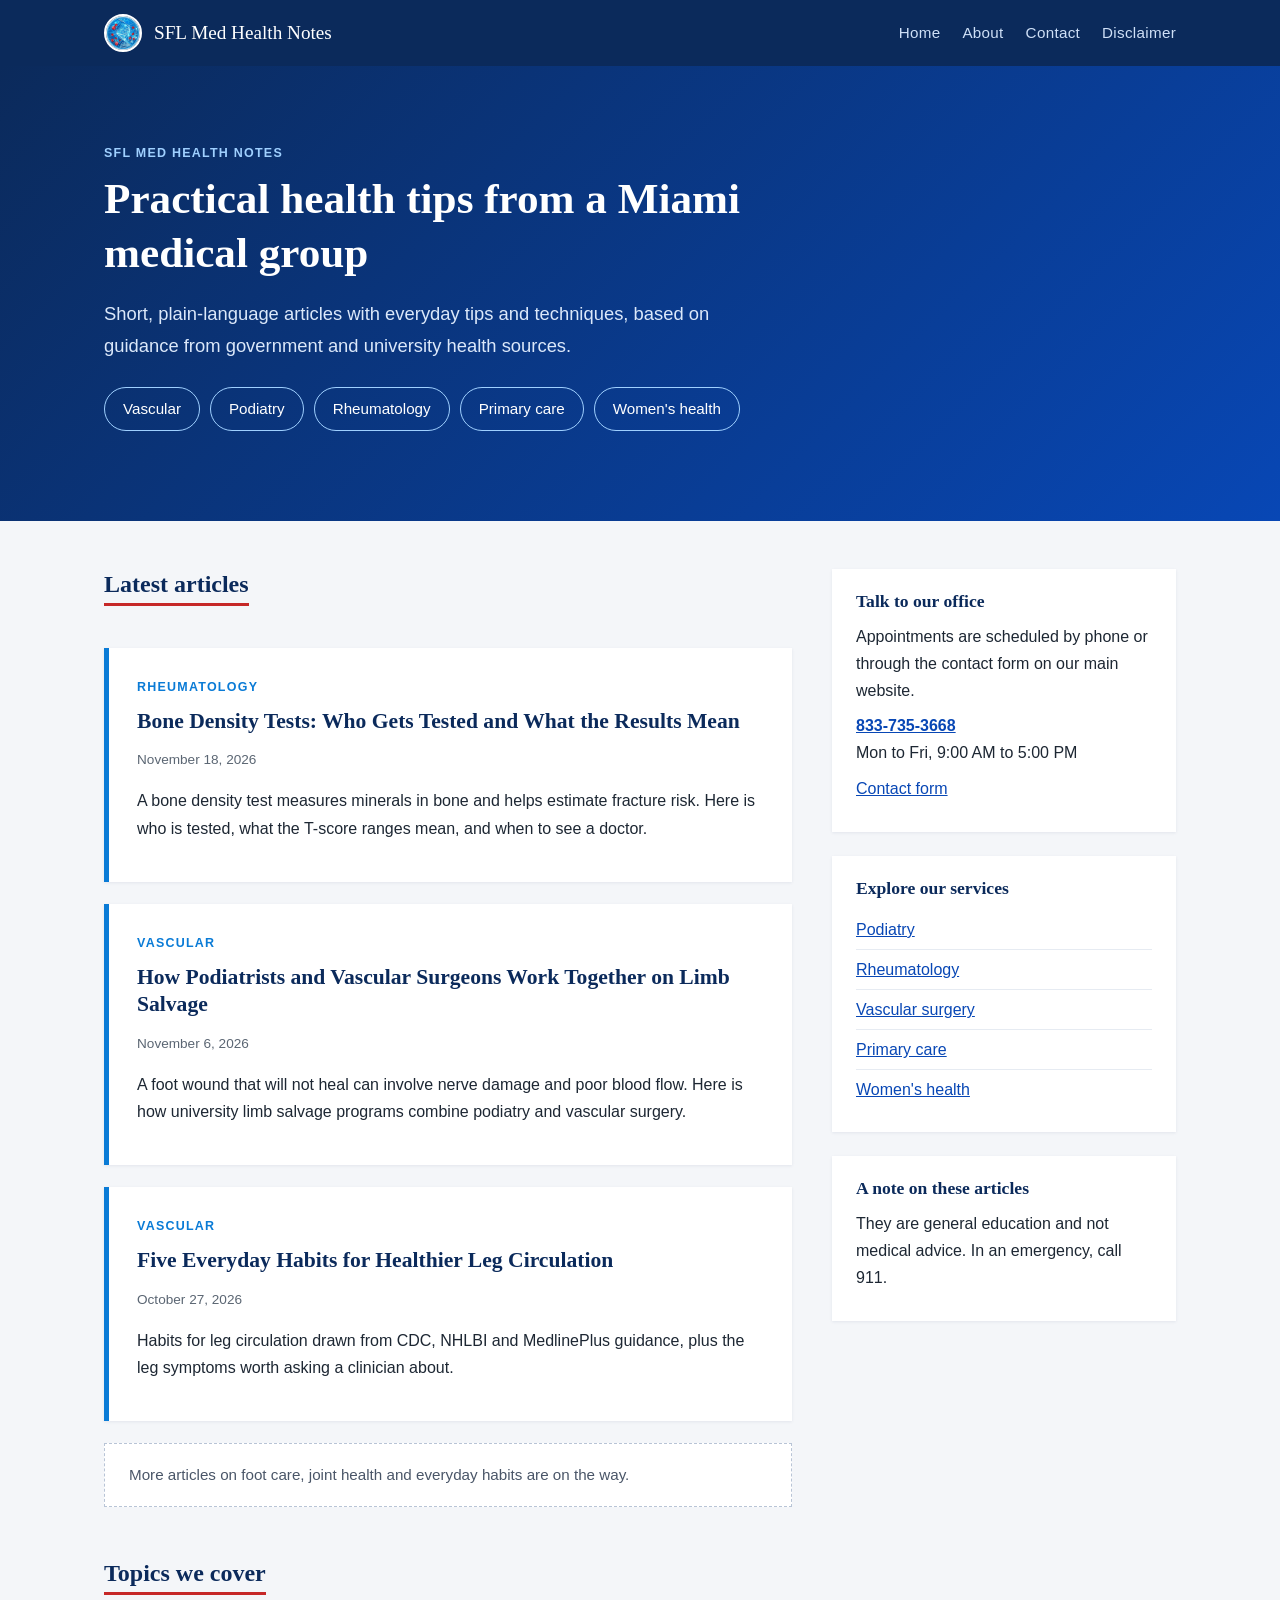
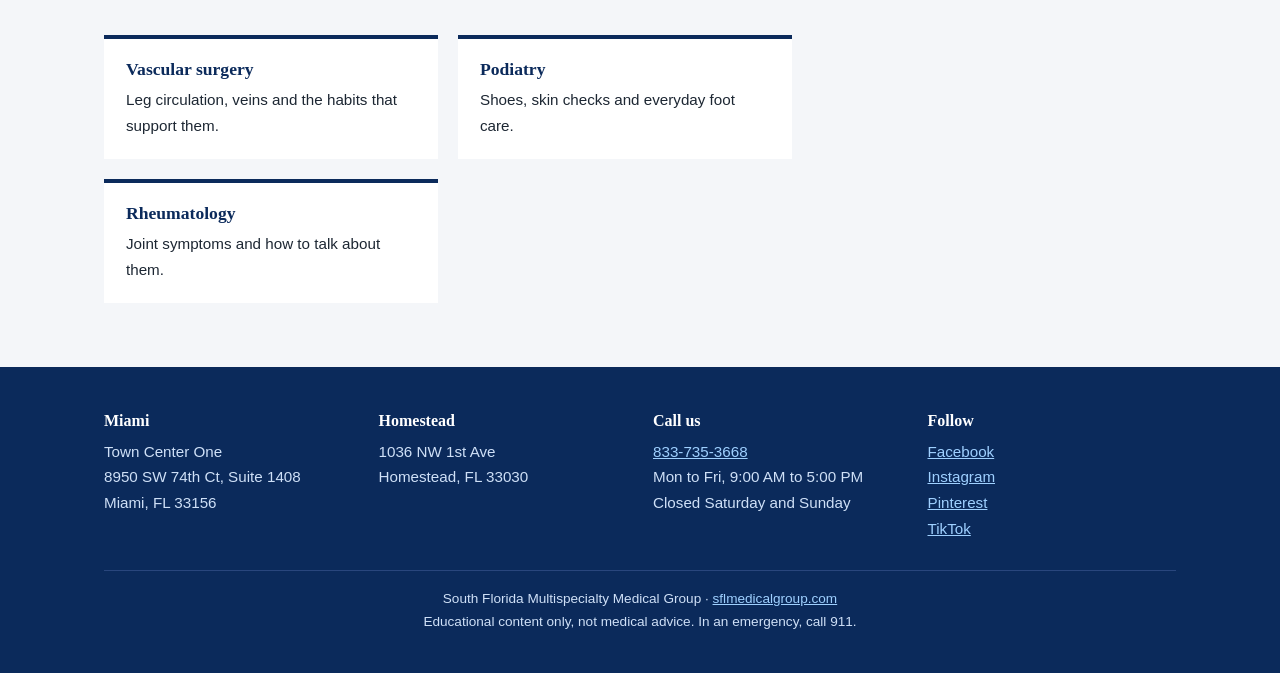
<file: index.html>
<!DOCTYPE html>
<html lang="en">
<head>
<meta charset="utf-8">
<meta name="viewport" content="width=device-width, initial-scale=1">
<title>SFL Med Health Notes</title>
<meta name="description" content="Practical health tips from South Florida Multispecialty Medical Group in Miami and Homestead. Educational content only, not medical advice.">
<link rel="canonical" href="https://sflmed.github.io/">
<link rel="icon" type="image/png" href="https://sflmed.github.io/assets/favicon.png">
<meta property="og:type" content="website">
<meta property="og:title" content="SFL Med Health Notes">
<meta property="og:description" content="Practical health tips from South Florida Multispecialty Medical Group in Miami and Homestead. Educational content only, not medical advice.">
<meta property="og:url" content="https://sflmed.github.io/">
<meta property="og:image" content="https://sflmed.github.io/assets/emblem.png">
<link rel="stylesheet" href="/assets/style.css">
</head>
<body>
<header class="site"><div class="wrap">
<a class="brand" href="/"><img src="/assets/favicon.png" alt="South Florida Multispecialty Medical Group emblem"><span>SFL Med Health Notes</span></a>
<nav><a href="/">Home</a><a href="/about.html">About</a><a href="/contact.html">Contact</a><a href="/disclaimer.html">Disclaimer</a></nav>
</div></header>
<section class="hero"><div class="wrap">
<span class="tag">SFL Med Health Notes</span>
<h1>Practical health tips from a Miami medical group</h1>
<p>Short, plain-language articles with everyday tips and techniques, based on guidance from government and university health sources.</p>
<div class="chips"><a href="https://sflmedicalgroup.com/vascular-surgery/">Vascular</a><a href="https://sflmedicalgroup.com/podiatry/">Podiatry</a><a href="https://sflmedicalgroup.com/rheumatology/">Rheumatology</a><a href="https://sflmedicalgroup.com/primary-care/">Primary care</a><a href="https://sflmedicalgroup.com/womens-health/">Women's health</a></div>
</div></section>
<div class="wrap"><div class="layout">
<main>
<h2>Latest articles</h2>
<div class="post-card"><span class="tag">Rheumatology</span><h3><a href="/posts/bone-density-test-who-is-tested-results.html">Bone Density Tests: Who Gets Tested and What the Results Mean</a></h3><p class="meta">November 18, 2026</p><p>A bone density test measures minerals in bone and helps estimate fracture risk. Here is who is tested, what the T-score ranges mean, and when to see a doctor.</p></div>
<div class="post-card"><span class="tag">Vascular</span><h3><a href="/posts/podiatrist-vascular-surgeon-limb-salvage.html">How Podiatrists and Vascular Surgeons Work Together on Limb Salvage</a></h3><p class="meta">November 6, 2026</p><p>A foot wound that will not heal can involve nerve damage and poor blood flow. Here is how university limb salvage programs combine podiatry and vascular surgery.</p></div>
<div class="post-card"><span class="tag">Vascular</span><h3><a href="/posts/five-habits-healthier-leg-circulation.html">Five Everyday Habits for Healthier Leg Circulation</a></h3><p class="meta">October 27, 2026</p><p>Habits for leg circulation drawn from CDC, NHLBI and MedlinePlus guidance, plus the leg symptoms worth asking a clinician about.</p></div>
<p class="soon">More articles on foot care, joint health and everyday habits are on the way.</p>
<h2 style="margin-top:36px">Topics we cover</h2>
<div class="specialties">
<div class="spec"><h3>Vascular surgery</h3><p>Leg circulation, veins and the habits that support them.</p></div>
<div class="spec"><h3>Podiatry</h3><p>Shoes, skin checks and everyday foot care.</p></div>
<div class="spec"><h3>Rheumatology</h3><p>Joint symptoms and how to talk about them.</p></div>
</div>
</main>
<aside>
<div class="box"><h3>Talk to our office</h3><p>Appointments are scheduled by phone or through the contact form on our main website.</p><p><strong><a href="tel:+18337353668">833-735-3668</a></strong><br>Mon to Fri, 9:00 AM to 5:00 PM</p><p><a href="https://sflmedicalgroup.com/contact-us/">Contact form</a></p></div>
<div class="box"><h3>Explore our services</h3><ul>
<li><a href="https://sflmedicalgroup.com/podiatry/">Podiatry</a></li>
<li><a href="https://sflmedicalgroup.com/rheumatology/">Rheumatology</a></li>
<li><a href="https://sflmedicalgroup.com/vascular-surgery/">Vascular surgery</a></li>
<li><a href="https://sflmedicalgroup.com/primary-care/">Primary care</a></li>
<li><a href="https://sflmedicalgroup.com/womens-health/">Women's health</a></li>
</ul></div>
<div class="box"><h3>A note on these articles</h3><p>They are general education and not medical advice. In an emergency, call 911.</p></div>
</aside>
</div></div>
<footer class="site"><div class="wrap">
<div class="cols">
<div><h3>Miami</h3><p>Town Center One<br>8950 SW 74th Ct, Suite 1408<br>Miami, FL 33156</p></div>
<div><h3>Homestead</h3><p>1036 NW 1st Ave<br>Homestead, FL 33030</p></div>
<div><h3>Call us</h3><p><a href="tel:+18337353668">833-735-3668</a><br>Mon to Fri, 9:00 AM to 5:00 PM<br>Closed Saturday and Sunday</p></div>
<div><h3>Follow</h3><p><a href="https://www.facebook.com/SFLMED/">Facebook</a><br><a href="https://www.instagram.com/sflmedicalgroup/">Instagram</a><br><a href="https://www.pinterest.com/sflmedicalgroup/">Pinterest</a><br><a href="https://www.tiktok.com/@sflmedicalgroup">TikTok</a></p></div>
</div>
<p class="fine">South Florida Multispecialty Medical Group &middot; <a href="https://sflmedicalgroup.com/">sflmedicalgroup.com</a><br>Educational content only, not medical advice. In an emergency, call 911.</p>
</div></footer>
</body>
</html>
</file>
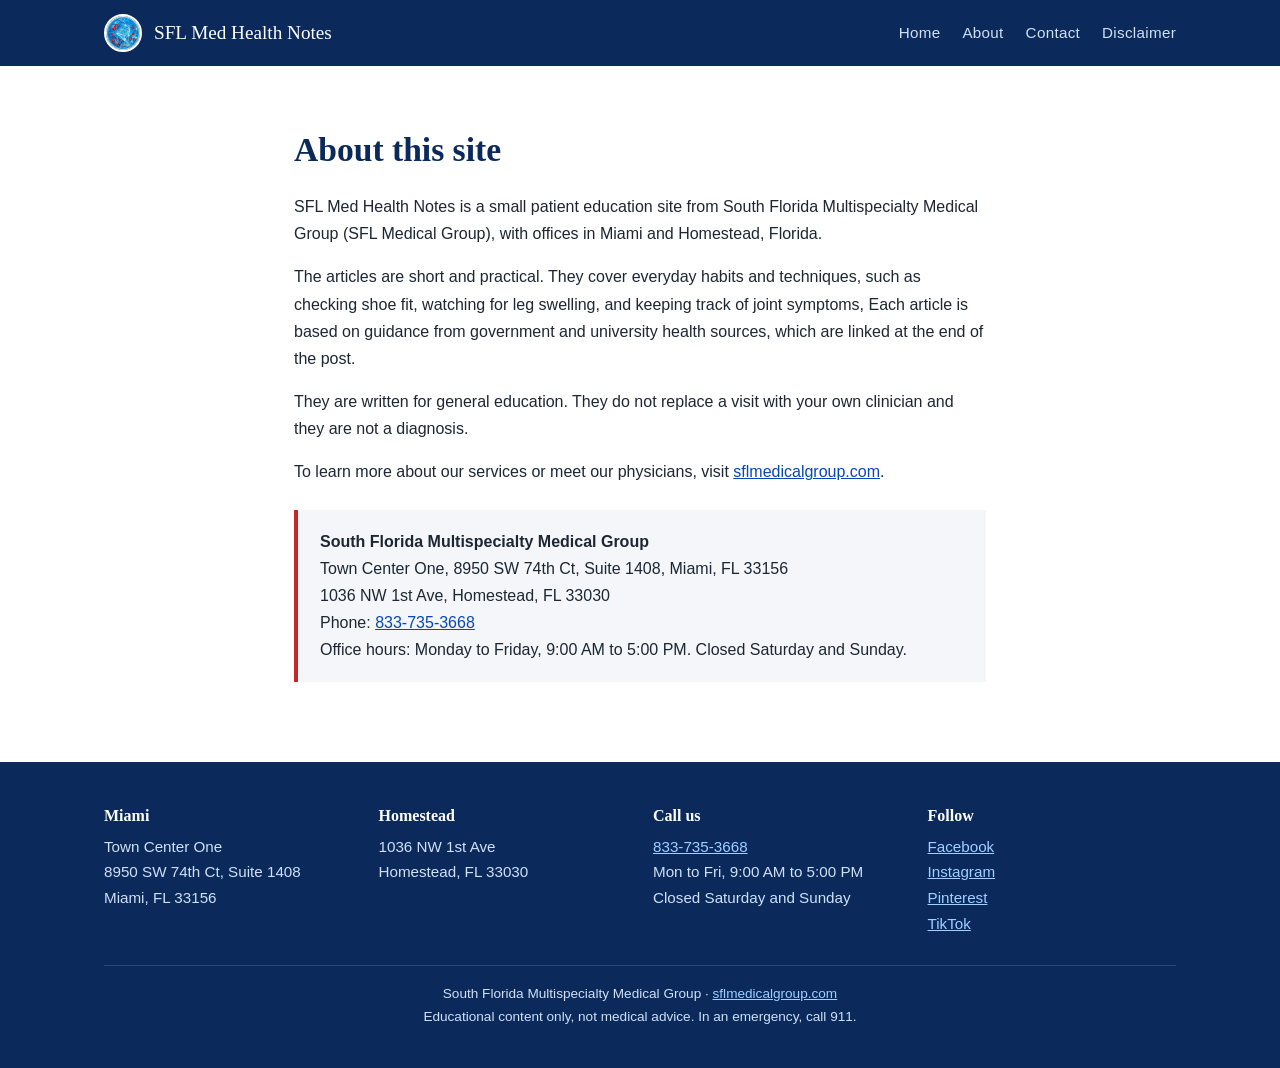
<file: about.html>
<!DOCTYPE html>
<html lang="en">
<head>
<meta charset="utf-8">
<meta name="viewport" content="width=device-width, initial-scale=1">
<title>About | SFL Med Health Notes</title>
<meta name="description" content="About SFL Med Health Notes, a patient education site from South Florida Multispecialty Medical Group.">
<link rel="canonical" href="https://sflmed.github.io/about.html">
<link rel="icon" type="image/png" href="https://sflmed.github.io/assets/favicon.png">
<meta property="og:type" content="website">
<meta property="og:title" content="About | SFL Med Health Notes">
<meta property="og:description" content="About SFL Med Health Notes, a patient education site from South Florida Multispecialty Medical Group.">
<meta property="og:url" content="https://sflmed.github.io/about.html">
<meta property="og:image" content="https://sflmed.github.io/assets/emblem.png">
<link rel="stylesheet" href="/assets/style.css">
</head>
<body>
<header class="site"><div class="wrap">
<a class="brand" href="/"><img src="/assets/favicon.png" alt="South Florida Multispecialty Medical Group emblem"><span>SFL Med Health Notes</span></a>
<nav><a href="/">Home</a><a href="/about.html">About</a><a href="/contact.html">Contact</a><a href="/disclaimer.html">Disclaimer</a></nav>
</div></header>
<div class="page"><div class="narrow">
<h1>About this site</h1>
<p>SFL Med Health Notes is a small patient education site from South Florida Multispecialty Medical Group (SFL Medical Group), with offices in Miami and Homestead, Florida.</p>
<p>The articles are short and practical. They cover everyday habits and techniques, such as checking shoe fit, watching for leg swelling, and keeping track of joint symptoms, Each article is based on guidance from government and university health sources, which are linked at the end of the post.</p>
<p>They are written for general education. They do not replace a visit with your own clinician and they are not a diagnosis.</p>
<p>To learn more about our services or meet our physicians, visit <a href="https://sflmedicalgroup.com/">sflmedicalgroup.com</a>.</p>
<div class="facts"><strong>South Florida Multispecialty Medical Group</strong><br>Town Center One, 8950 SW 74th Ct, Suite 1408, Miami, FL 33156<br>1036 NW 1st Ave, Homestead, FL 33030<br>Phone: <a href="tel:+18337353668">833-735-3668</a><br>Office hours: Monday to Friday, 9:00 AM to 5:00 PM. Closed Saturday and Sunday.</div>
</div></div>
<footer class="site"><div class="wrap">
<div class="cols">
<div><h3>Miami</h3><p>Town Center One<br>8950 SW 74th Ct, Suite 1408<br>Miami, FL 33156</p></div>
<div><h3>Homestead</h3><p>1036 NW 1st Ave<br>Homestead, FL 33030</p></div>
<div><h3>Call us</h3><p><a href="tel:+18337353668">833-735-3668</a><br>Mon to Fri, 9:00 AM to 5:00 PM<br>Closed Saturday and Sunday</p></div>
<div><h3>Follow</h3><p><a href="https://www.facebook.com/SFLMED/">Facebook</a><br><a href="https://www.instagram.com/sflmedicalgroup/">Instagram</a><br><a href="https://www.pinterest.com/sflmedicalgroup/">Pinterest</a><br><a href="https://www.tiktok.com/@sflmedicalgroup">TikTok</a></p></div>
</div>
<p class="fine">South Florida Multispecialty Medical Group &middot; <a href="https://sflmedicalgroup.com/">sflmedicalgroup.com</a><br>Educational content only, not medical advice. In an emergency, call 911.</p>
</div></footer>
</body>
</html>
</file>
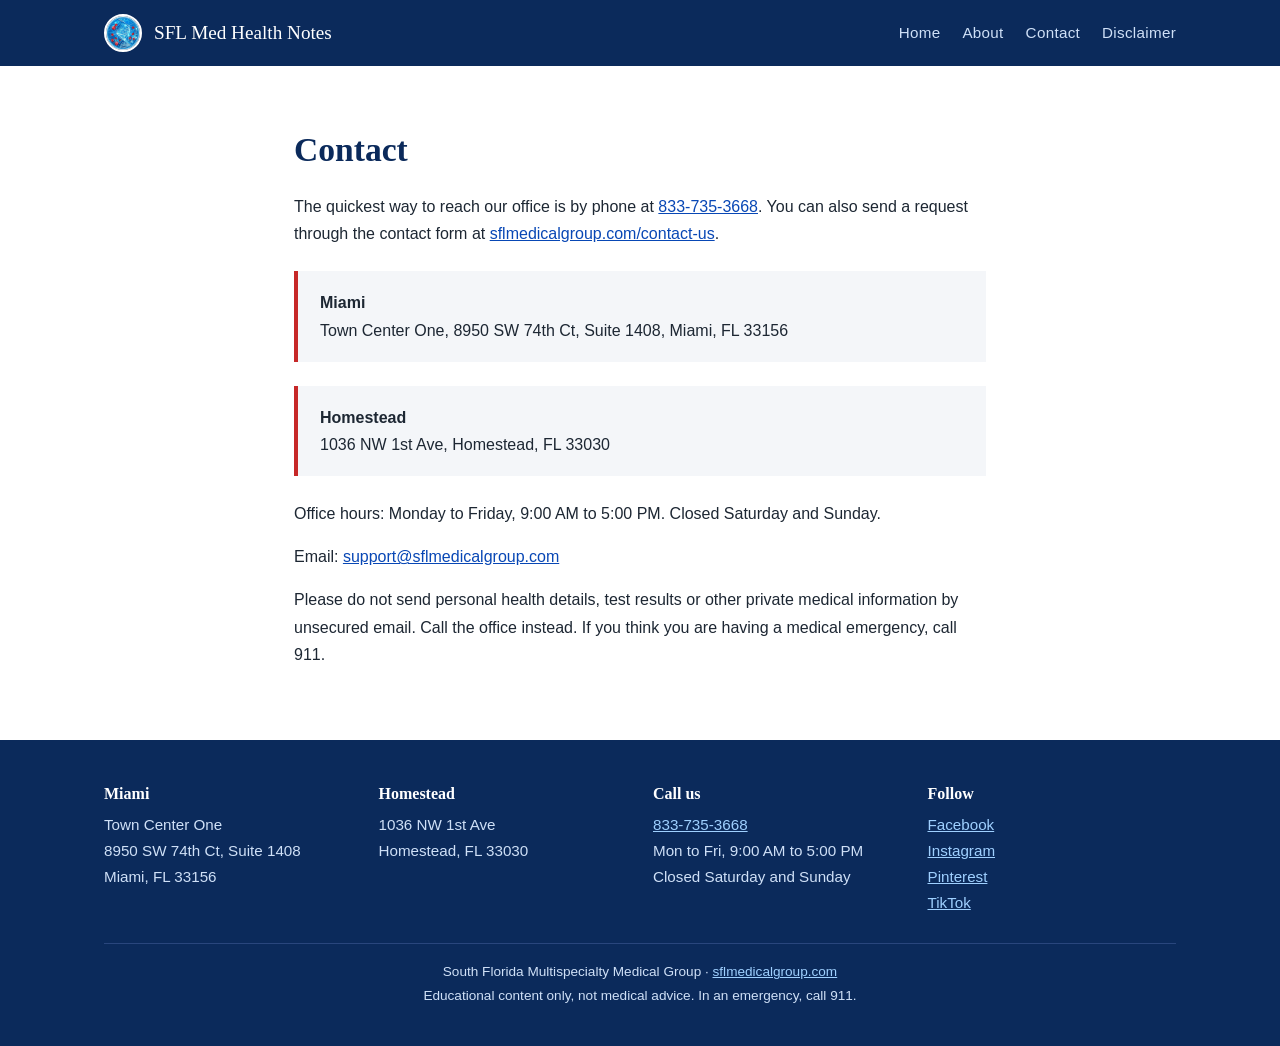
<file: contact.html>
<!DOCTYPE html>
<html lang="en">
<head>
<meta charset="utf-8">
<meta name="viewport" content="width=device-width, initial-scale=1">
<title>Contact | SFL Med Health Notes</title>
<meta name="description" content="Phone, addresses and office hours for South Florida Multispecialty Medical Group in Miami and Homestead.">
<link rel="canonical" href="https://sflmed.github.io/contact.html">
<link rel="icon" type="image/png" href="https://sflmed.github.io/assets/favicon.png">
<meta property="og:type" content="website">
<meta property="og:title" content="Contact | SFL Med Health Notes">
<meta property="og:description" content="Phone, addresses and office hours for South Florida Multispecialty Medical Group in Miami and Homestead.">
<meta property="og:url" content="https://sflmed.github.io/contact.html">
<meta property="og:image" content="https://sflmed.github.io/assets/emblem.png">
<link rel="stylesheet" href="/assets/style.css">
</head>
<body>
<header class="site"><div class="wrap">
<a class="brand" href="/"><img src="/assets/favicon.png" alt="South Florida Multispecialty Medical Group emblem"><span>SFL Med Health Notes</span></a>
<nav><a href="/">Home</a><a href="/about.html">About</a><a href="/contact.html">Contact</a><a href="/disclaimer.html">Disclaimer</a></nav>
</div></header>
<div class="page"><div class="narrow">
<h1>Contact</h1>
<p>The quickest way to reach our office is by phone at <a href="tel:+18337353668">833-735-3668</a>. You can also send a request through the contact form at <a href="https://sflmedicalgroup.com/contact-us/">sflmedicalgroup.com/contact-us</a>.</p>
<div class="facts"><strong>Miami</strong><br>Town Center One, 8950 SW 74th Ct, Suite 1408, Miami, FL 33156</div>
<div class="facts"><strong>Homestead</strong><br>1036 NW 1st Ave, Homestead, FL 33030</div>
<p>Office hours: Monday to Friday, 9:00 AM to 5:00 PM. Closed Saturday and Sunday.</p>
<p>Email: <a href="mailto:support@sflmedicalgroup.com">support@sflmedicalgroup.com</a></p>
<p>Please do not send personal health details, test results or other private medical information by unsecured email. Call the office instead. If you think you are having a medical emergency, call 911.</p>
</div></div>
<footer class="site"><div class="wrap">
<div class="cols">
<div><h3>Miami</h3><p>Town Center One<br>8950 SW 74th Ct, Suite 1408<br>Miami, FL 33156</p></div>
<div><h3>Homestead</h3><p>1036 NW 1st Ave<br>Homestead, FL 33030</p></div>
<div><h3>Call us</h3><p><a href="tel:+18337353668">833-735-3668</a><br>Mon to Fri, 9:00 AM to 5:00 PM<br>Closed Saturday and Sunday</p></div>
<div><h3>Follow</h3><p><a href="https://www.facebook.com/SFLMED/">Facebook</a><br><a href="https://www.instagram.com/sflmedicalgroup/">Instagram</a><br><a href="https://www.pinterest.com/sflmedicalgroup/">Pinterest</a><br><a href="https://www.tiktok.com/@sflmedicalgroup">TikTok</a></p></div>
</div>
<p class="fine">South Florida Multispecialty Medical Group &middot; <a href="https://sflmedicalgroup.com/">sflmedicalgroup.com</a><br>Educational content only, not medical advice. In an emergency, call 911.</p>
</div></footer>
</body>
</html>
</file>
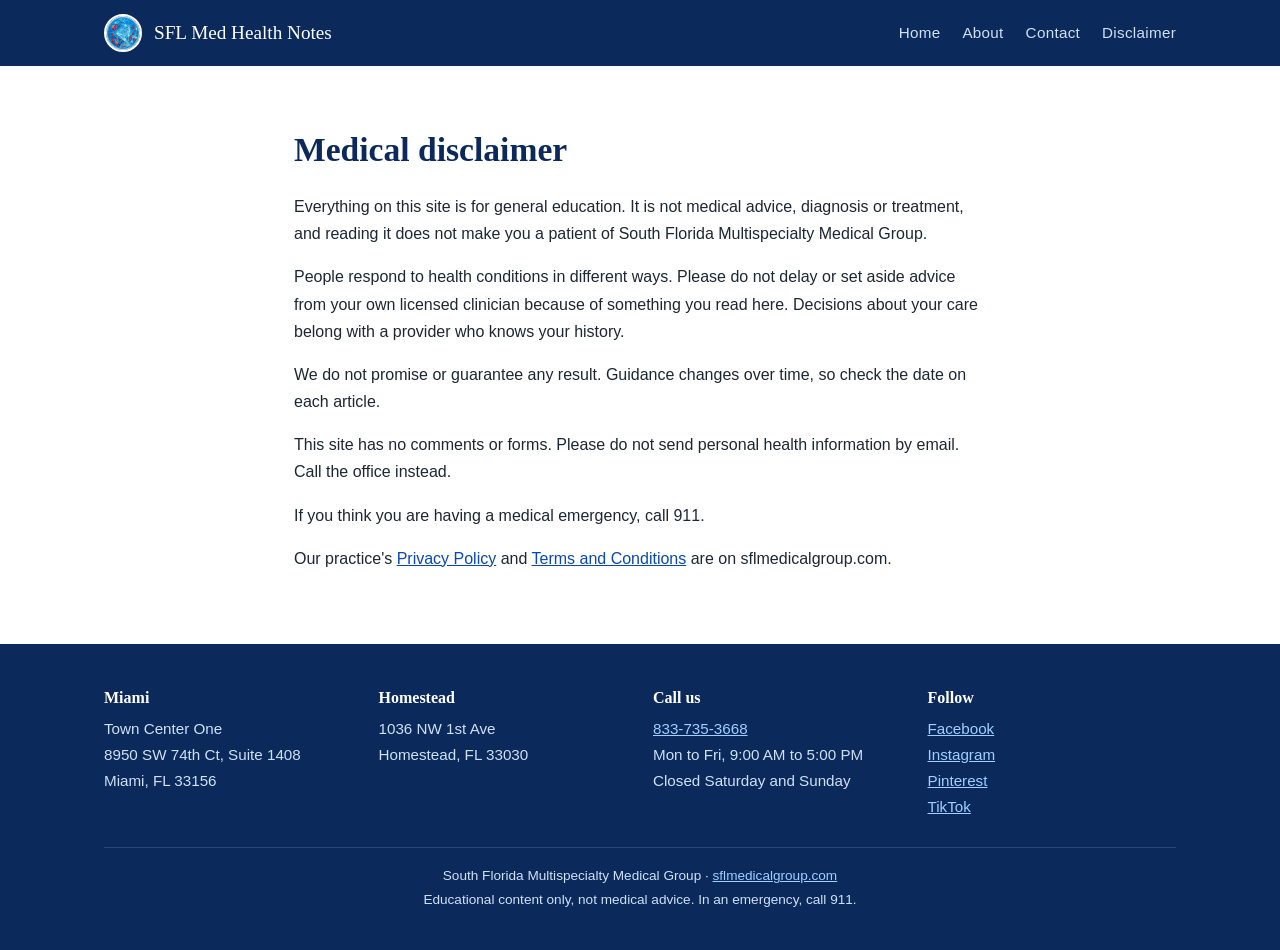
<file: disclaimer.html>
<!DOCTYPE html>
<html lang="en">
<head>
<meta charset="utf-8">
<meta name="viewport" content="width=device-width, initial-scale=1">
<title>Medical Disclaimer | SFL Med Health Notes</title>
<meta name="description" content="Articles on this site are for general education and are not medical advice.">
<link rel="canonical" href="https://sflmed.github.io/disclaimer.html">
<link rel="icon" type="image/png" href="https://sflmed.github.io/assets/favicon.png">
<meta property="og:type" content="website">
<meta property="og:title" content="Medical Disclaimer | SFL Med Health Notes">
<meta property="og:description" content="Articles on this site are for general education and are not medical advice.">
<meta property="og:url" content="https://sflmed.github.io/disclaimer.html">
<meta property="og:image" content="https://sflmed.github.io/assets/emblem.png">
<link rel="stylesheet" href="/assets/style.css">
</head>
<body>
<header class="site"><div class="wrap">
<a class="brand" href="/"><img src="/assets/favicon.png" alt="South Florida Multispecialty Medical Group emblem"><span>SFL Med Health Notes</span></a>
<nav><a href="/">Home</a><a href="/about.html">About</a><a href="/contact.html">Contact</a><a href="/disclaimer.html">Disclaimer</a></nav>
</div></header>
<div class="page"><div class="narrow">
<h1>Medical disclaimer</h1>
<p>Everything on this site is for general education. It is not medical advice, diagnosis or treatment, and reading it does not make you a patient of South Florida Multispecialty Medical Group.</p>
<p>People respond to health conditions in different ways. Please do not delay or set aside advice from your own licensed clinician because of something you read here. Decisions about your care belong with a provider who knows your history.</p>
<p>We do not promise or guarantee any result. Guidance changes over time, so check the date on each article.</p>
<p>This site has no comments or forms. Please do not send personal health information by email. Call the office instead.</p>
<p>If you think you are having a medical emergency, call 911.</p>
<p>Our practice's <a href="https://sflmedicalgroup.com/privacy-policy/">Privacy Policy</a> and <a href="https://sflmedicalgroup.com/terms-and-conditions/">Terms and Conditions</a> are on sflmedicalgroup.com.</p>
</div></div>
<footer class="site"><div class="wrap">
<div class="cols">
<div><h3>Miami</h3><p>Town Center One<br>8950 SW 74th Ct, Suite 1408<br>Miami, FL 33156</p></div>
<div><h3>Homestead</h3><p>1036 NW 1st Ave<br>Homestead, FL 33030</p></div>
<div><h3>Call us</h3><p><a href="tel:+18337353668">833-735-3668</a><br>Mon to Fri, 9:00 AM to 5:00 PM<br>Closed Saturday and Sunday</p></div>
<div><h3>Follow</h3><p><a href="https://www.facebook.com/SFLMED/">Facebook</a><br><a href="https://www.instagram.com/sflmedicalgroup/">Instagram</a><br><a href="https://www.pinterest.com/sflmedicalgroup/">Pinterest</a><br><a href="https://www.tiktok.com/@sflmedicalgroup">TikTok</a></p></div>
</div>
<p class="fine">South Florida Multispecialty Medical Group &middot; <a href="https://sflmedicalgroup.com/">sflmedicalgroup.com</a><br>Educational content only, not medical advice. In an emergency, call 911.</p>
</div></footer>
</body>
</html>
</file>
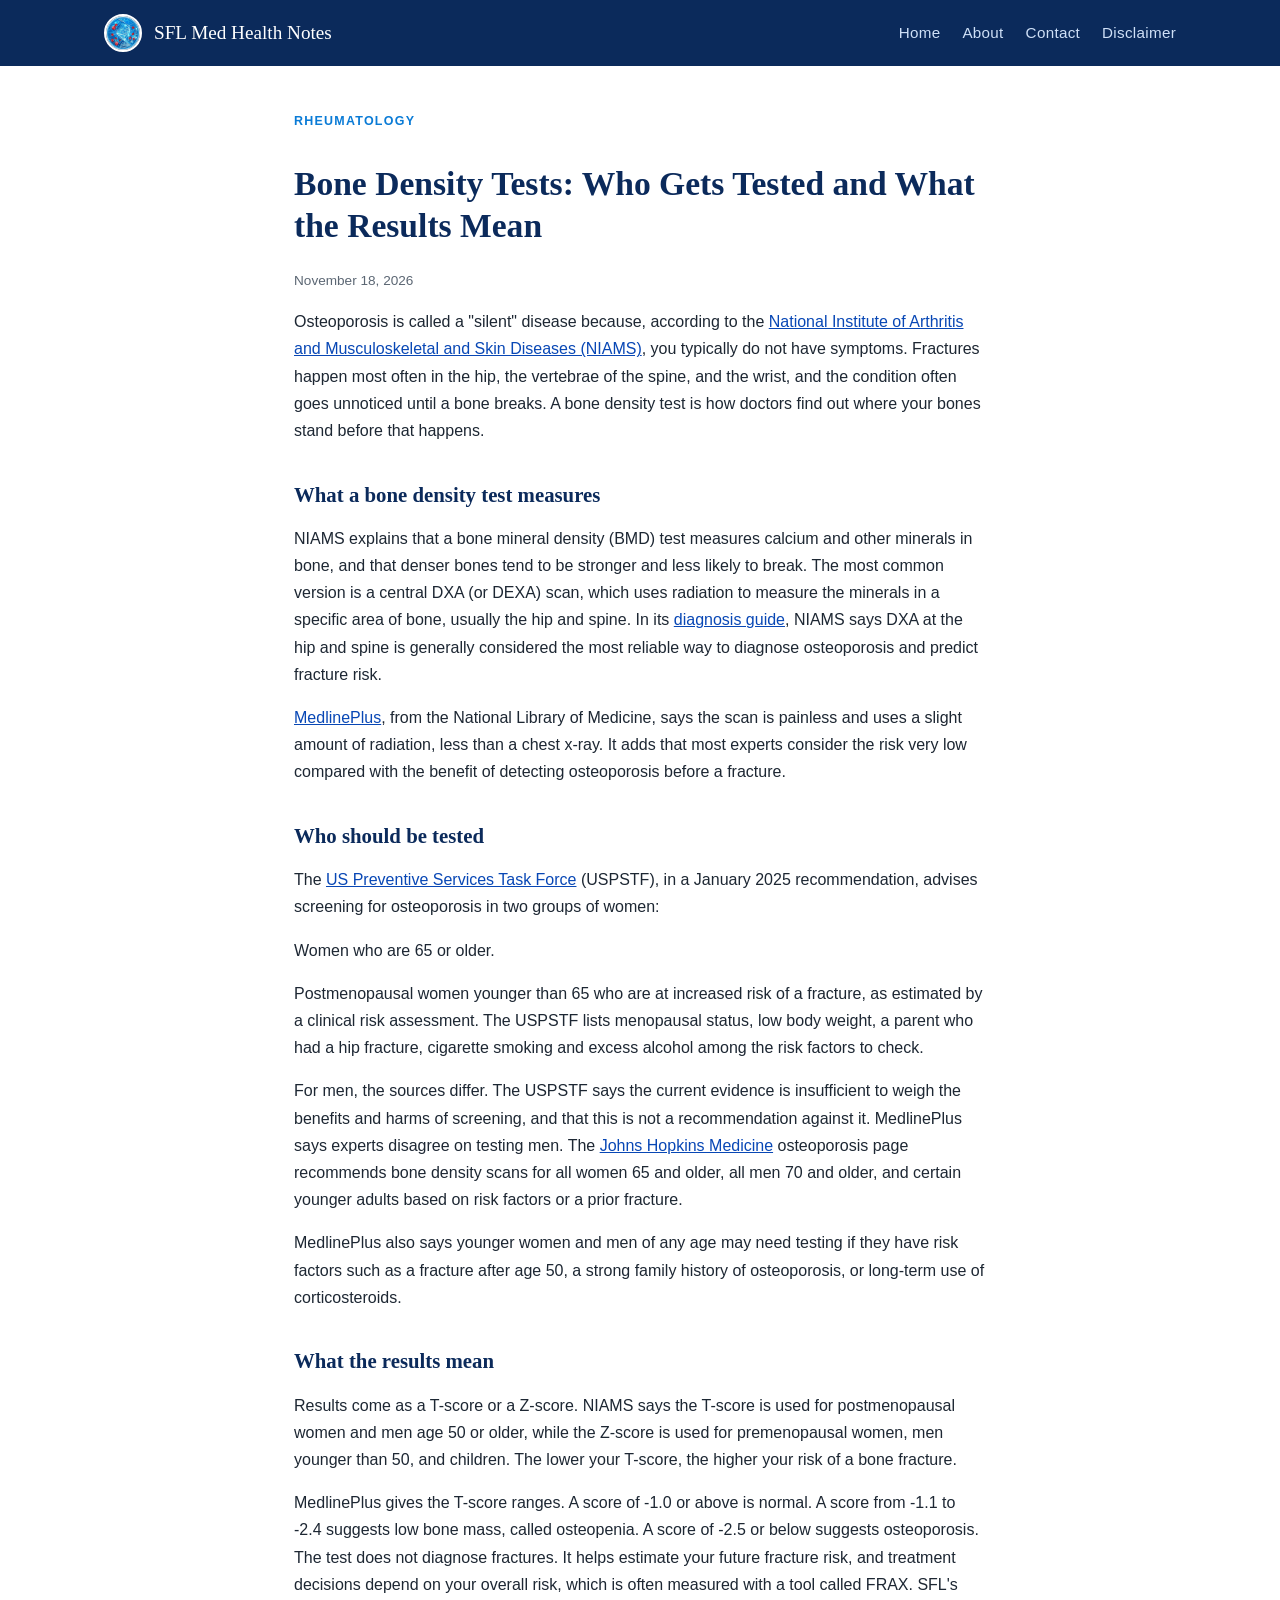
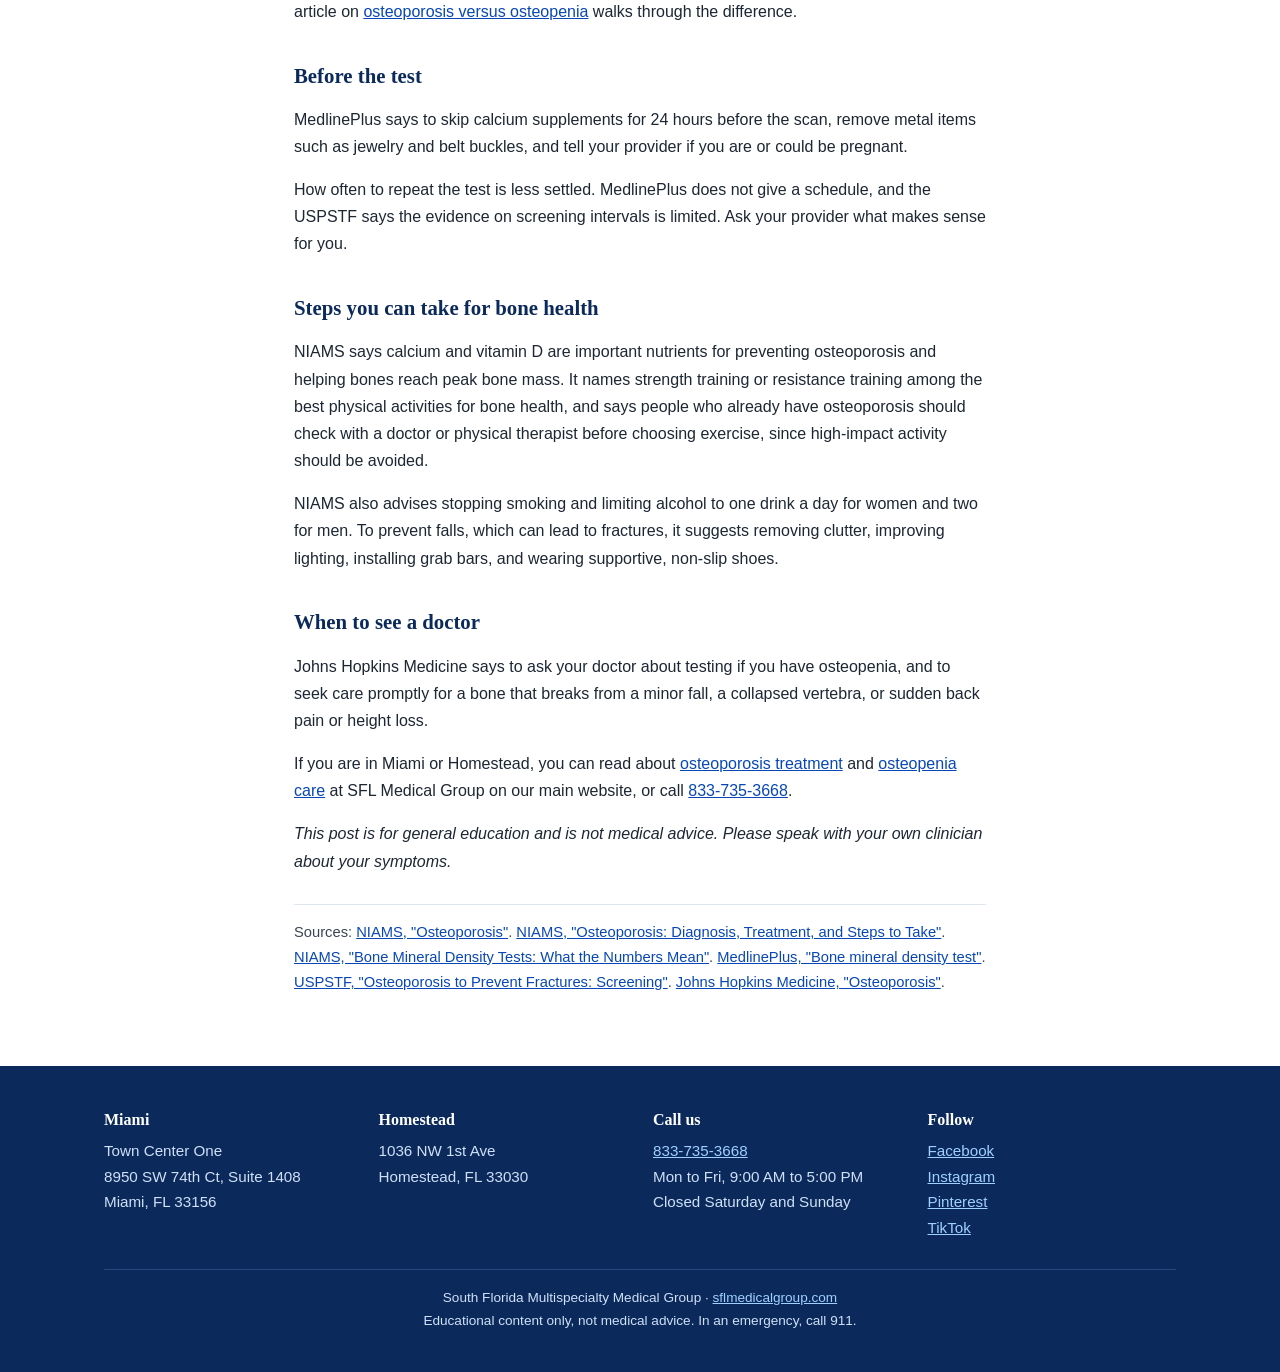
<file: posts/bone-density-test-who-is-tested-results.html>
<!DOCTYPE html>
<html lang="en">
<head>
<meta charset="utf-8">
<meta name="viewport" content="width=device-width, initial-scale=1">
<title>Bone Density Tests: Who Gets Tested and What the Results Mean | SFL Med Health Notes</title>
<meta name="description" content="A bone density test measures minerals in bone and helps estimate fracture risk. Here is who is tested, what the T-score ranges mean, and when to see a doctor.">
<link rel="canonical" href="https://sflmed.github.io/posts/bone-density-test-who-is-tested-results.html">
<link rel="icon" type="image/png" href="https://sflmed.github.io/assets/favicon.png">
<meta property="og:type" content="article">
<meta property="og:title" content="Bone Density Tests: Who Gets Tested and What the Results Mean | SFL Med Health Notes">
<meta property="og:description" content="A bone density test measures minerals in bone and helps estimate fracture risk. Here is who is tested, what the T-score ranges mean, and when to see a doctor.">
<meta property="og:url" content="https://sflmed.github.io/posts/bone-density-test-who-is-tested-results.html">
<meta property="og:image" content="https://sflmed.github.io/assets/emblem.png">
<link rel="stylesheet" href="/assets/style.css">
</head>
<body>
<header class="site"><div class="wrap">
<a class="brand" href="/"><img src="/assets/favicon.png" alt="South Florida Multispecialty Medical Group emblem"><span>SFL Med Health Notes</span></a>
<nav><a href="/">Home</a><a href="/about.html">About</a><a href="/contact.html">Contact</a><a href="/disclaimer.html">Disclaimer</a></nav>
</div></header>
<div class="page"><div class="narrow">
<span class="tag">Rheumatology</span>
<h1>Bone Density Tests: Who Gets Tested and What the Results Mean</h1>
<p class="meta"><time datetime="2026-11-18">November 18, 2026</time></p>
<p>Osteoporosis is called a "silent" disease because, according to the <a href="https://www.niams.nih.gov/health-topics/osteoporosis">National Institute of Arthritis and Musculoskeletal and Skin Diseases (NIAMS)</a>, you typically do not have symptoms. Fractures happen most often in the hip, the vertebrae of the spine, and the wrist, and the condition often goes unnoticed until a bone breaks. A bone density test is how doctors find out where your bones stand before that happens.</p>
<h2>What a bone density test measures</h2>
<p>NIAMS explains that a bone mineral density (BMD) test measures calcium and other minerals in bone, and that denser bones tend to be stronger and less likely to break. The most common version is a central DXA (or DEXA) scan, which uses radiation to measure the minerals in a specific area of bone, usually the hip and spine. In its <a href="https://www.niams.nih.gov/health-topics/osteoporosis/diagnosis-treatment-and-steps-to-take">diagnosis guide</a>, NIAMS says DXA at the hip and spine is generally considered the most reliable way to diagnose osteoporosis and predict fracture risk.</p>
<p><a href="https://medlineplus.gov/ency/article/007197.htm">MedlinePlus</a>, from the National Library of Medicine, says the scan is painless and uses a slight amount of radiation, less than a chest x-ray. It adds that most experts consider the risk very low compared with the benefit of detecting osteoporosis before a fracture.</p>
<h2>Who should be tested</h2>
<p>The <a href="https://www.uspreventiveservicestaskforce.org/uspstf/recommendation/osteoporosis-screening">US Preventive Services Task Force</a> (USPSTF), in a January 2025 recommendation, advises screening for osteoporosis in two groups of women:</p>
<p>Women who are 65 or older.</p>
<p>Postmenopausal women younger than 65 who are at increased risk of a fracture, as estimated by a clinical risk assessment. The USPSTF lists menopausal status, low body weight, a parent who had a hip fracture, cigarette smoking and excess alcohol among the risk factors to check.</p>
<p>For men, the sources differ. The USPSTF says the current evidence is insufficient to weigh the benefits and harms of screening, and that this is not a recommendation against it. MedlinePlus says experts disagree on testing men. The <a href="https://www.hopkinsmedicine.org/health/conditions-and-diseases/osteoporosis">Johns Hopkins Medicine</a> osteoporosis page recommends bone density scans for all women 65 and older, all men 70 and older, and certain younger adults based on risk factors or a prior fracture.</p>
<p>MedlinePlus also says younger women and men of any age may need testing if they have risk factors such as a fracture after age 50, a strong family history of osteoporosis, or long-term use of corticosteroids.</p>
<h2>What the results mean</h2>
<p>Results come as a T-score or a Z-score. NIAMS says the T-score is used for postmenopausal women and men age 50 or older, while the Z-score is used for premenopausal women, men younger than 50, and children. The lower your T-score, the higher your risk of a bone fracture.</p>
<p>MedlinePlus gives the T-score ranges. A score of -1.0 or above is normal. A score from -1.1 to -2.4 suggests low bone mass, called osteopenia. A score of -2.5 or below suggests osteoporosis. The test does not diagnose fractures. It helps estimate your future fracture risk, and treatment decisions depend on your overall risk, which is often measured with a tool called FRAX. SFL's article on <a href="https://sflmedicalgroup.com/blog/osteoporosis-vs-osteopenia/">osteoporosis versus osteopenia</a> walks through the difference.</p>
<h2>Before the test</h2>
<p>MedlinePlus says to skip calcium supplements for 24 hours before the scan, remove metal items such as jewelry and belt buckles, and tell your provider if you are or could be pregnant.</p>
<p>How often to repeat the test is less settled. MedlinePlus does not give a schedule, and the USPSTF says the evidence on screening intervals is limited. Ask your provider what makes sense for you.</p>
<h2>Steps you can take for bone health</h2>
<p>NIAMS says calcium and vitamin D are important nutrients for preventing osteoporosis and helping bones reach peak bone mass. It names strength training or resistance training among the best physical activities for bone health, and says people who already have osteoporosis should check with a doctor or physical therapist before choosing exercise, since high-impact activity should be avoided.</p>
<p>NIAMS also advises stopping smoking and limiting alcohol to one drink a day for women and two for men. To prevent falls, which can lead to fractures, it suggests removing clutter, improving lighting, installing grab bars, and wearing supportive, non-slip shoes.</p>
<h2>When to see a doctor</h2>
<p>Johns Hopkins Medicine says to ask your doctor about testing if you have osteopenia, and to seek care promptly for a bone that breaks from a minor fall, a collapsed vertebra, or sudden back pain or height loss.</p>
<p>If you are in Miami or Homestead, you can read about <a href="https://sflmedicalgroup.com/rheumatology/osteoporosis-treatment/">osteoporosis treatment</a> and <a href="https://sflmedicalgroup.com/rheumatology/osteopenia-treatment/">osteopenia care</a> at SFL Medical Group on our main website, or call <a href="tel:+18337353668">833-735-3668</a>.</p>
<p><em>This post is for general education and is not medical advice. Please speak with your own clinician about your symptoms.</em></p>
<p class="sources">Sources: <a href="https://www.niams.nih.gov/health-topics/osteoporosis">NIAMS, "Osteoporosis"</a>. <a href="https://www.niams.nih.gov/health-topics/osteoporosis/diagnosis-treatment-and-steps-to-take">NIAMS, "Osteoporosis: Diagnosis, Treatment, and Steps to Take"</a>. <a href="https://www.niams.nih.gov/health-topics/bone-mineral-density-tests-what-numbers-mean">NIAMS, "Bone Mineral Density Tests: What the Numbers Mean"</a>. <a href="https://medlineplus.gov/ency/article/007197.htm">MedlinePlus, "Bone mineral density test"</a>. <a href="https://www.uspreventiveservicestaskforce.org/uspstf/recommendation/osteoporosis-screening">USPSTF, "Osteoporosis to Prevent Fractures: Screening"</a>. <a href="https://www.hopkinsmedicine.org/health/conditions-and-diseases/osteoporosis">Johns Hopkins Medicine, "Osteoporosis"</a>.</p>
</div></div>
<footer class="site"><div class="wrap">
<div class="cols">
<div><h3>Miami</h3><p>Town Center One<br>8950 SW 74th Ct, Suite 1408<br>Miami, FL 33156</p></div>
<div><h3>Homestead</h3><p>1036 NW 1st Ave<br>Homestead, FL 33030</p></div>
<div><h3>Call us</h3><p><a href="tel:+18337353668">833-735-3668</a><br>Mon to Fri, 9:00 AM to 5:00 PM<br>Closed Saturday and Sunday</p></div>
<div><h3>Follow</h3><p><a href="https://www.facebook.com/SFLMED/">Facebook</a><br><a href="https://www.instagram.com/sflmedicalgroup/">Instagram</a><br><a href="https://www.pinterest.com/sflmedicalgroup/">Pinterest</a><br><a href="https://www.tiktok.com/@sflmedicalgroup">TikTok</a></p></div>
</div>
<p class="fine">South Florida Multispecialty Medical Group &middot; <a href="https://sflmedicalgroup.com/">sflmedicalgroup.com</a><br>Educational content only, not medical advice. In an emergency, call 911.</p>
</div></footer>
</body>
</html>
</file>
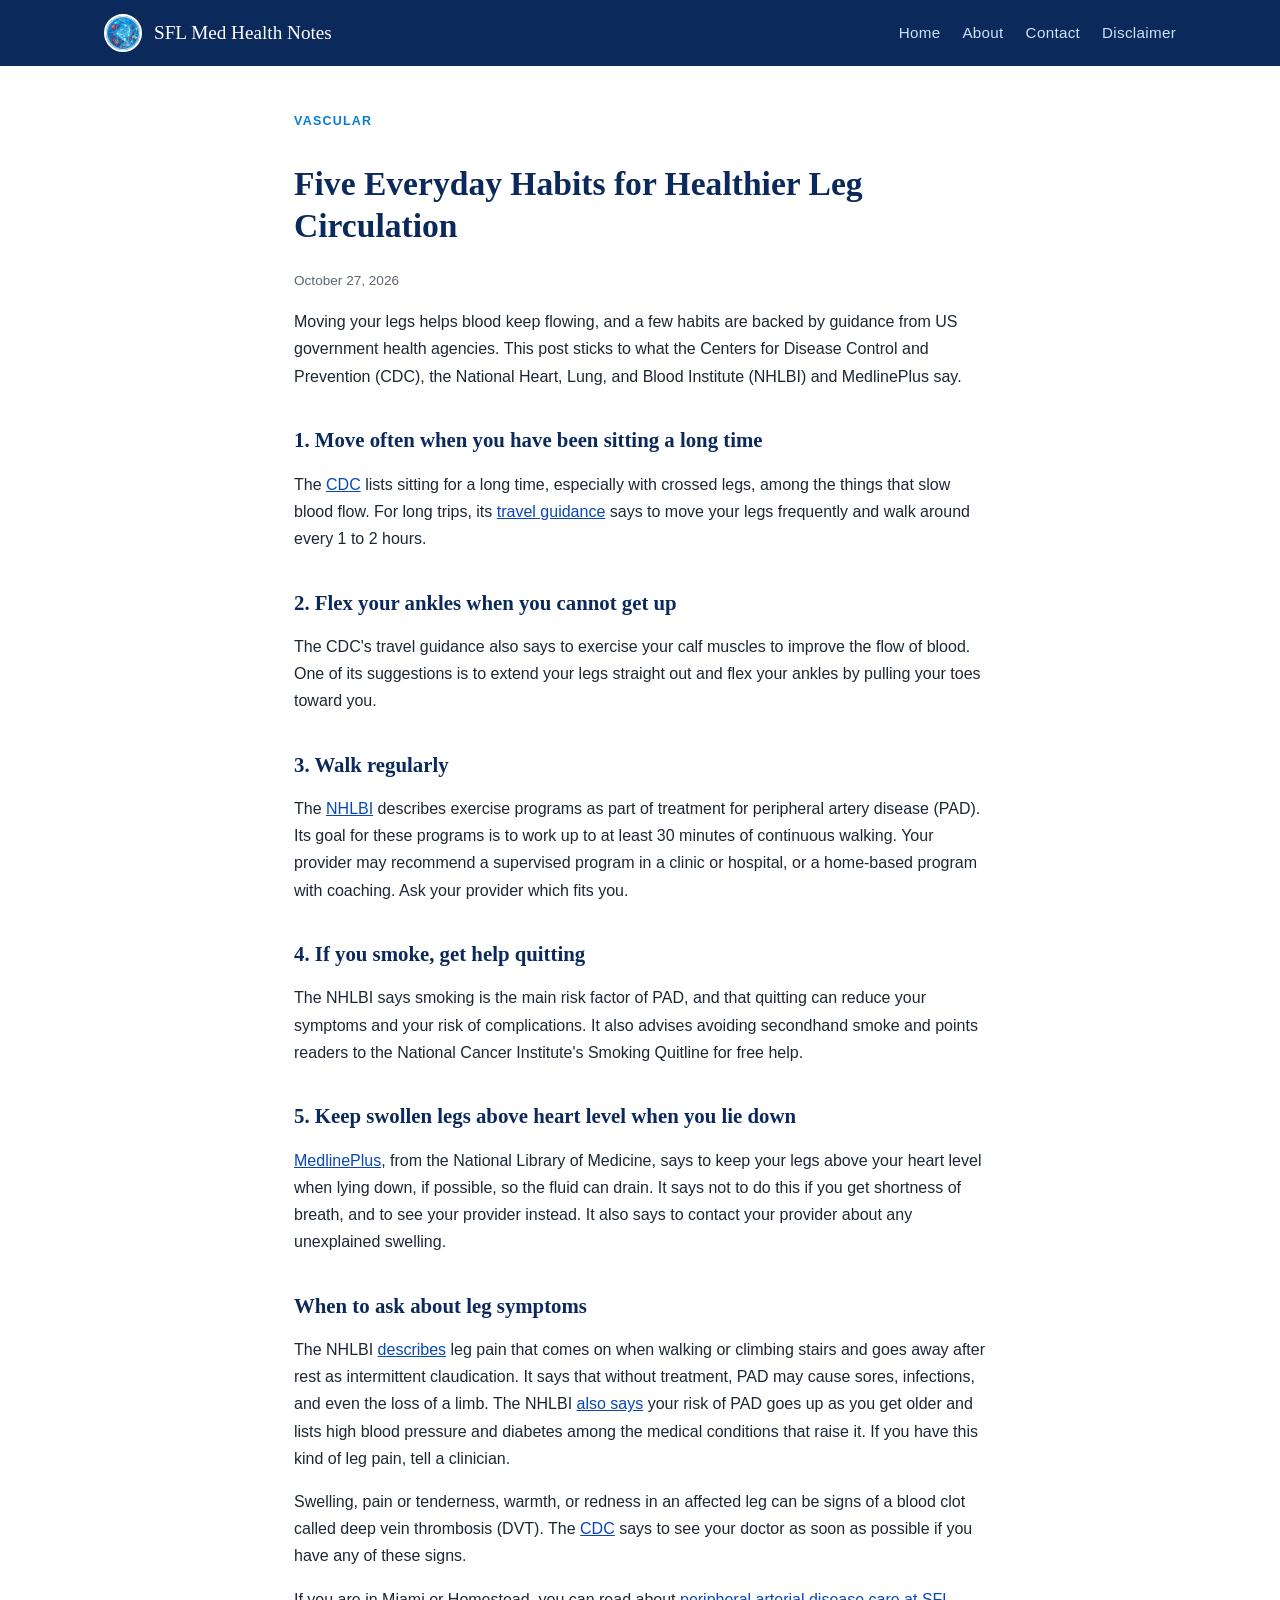
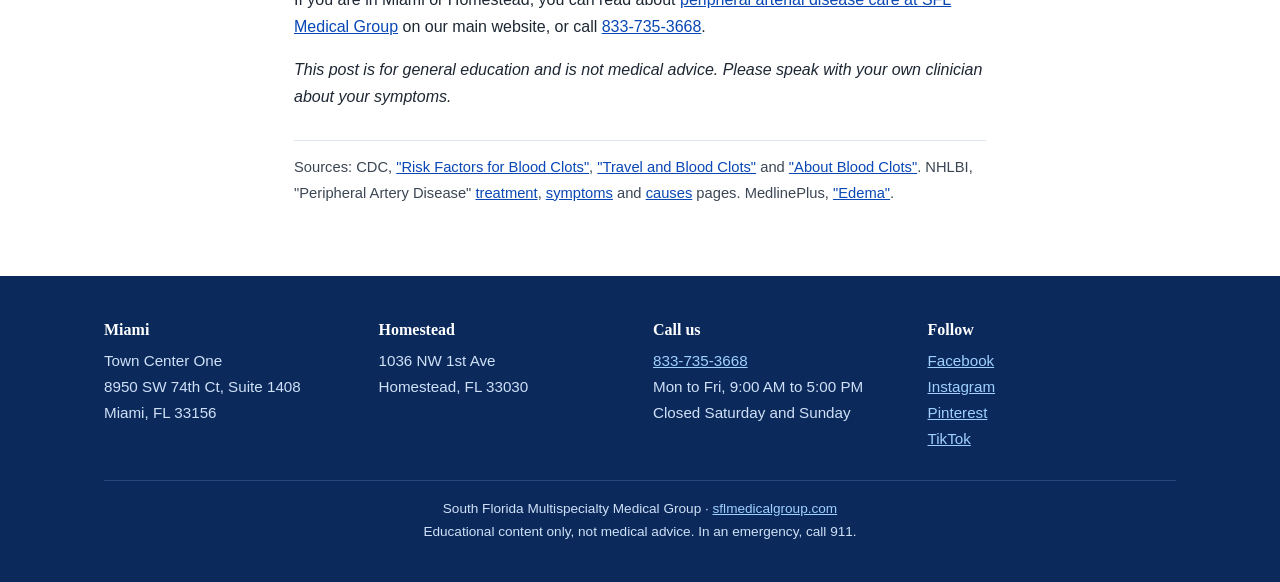
<file: posts/five-habits-healthier-leg-circulation.html>
<!DOCTYPE html>
<html lang="en">
<head>
<meta charset="utf-8">
<meta name="viewport" content="width=device-width, initial-scale=1">
<title>Five Everyday Habits for Healthier Leg Circulation | SFL Med Health Notes</title>
<meta name="description" content="Habits for leg circulation drawn from CDC, NHLBI and MedlinePlus guidance, plus the leg symptoms worth asking a clinician about.">
<link rel="canonical" href="https://sflmed.github.io/posts/five-habits-healthier-leg-circulation.html">
<link rel="icon" type="image/png" href="https://sflmed.github.io/assets/favicon.png">
<meta property="og:type" content="article">
<meta property="og:title" content="Five Everyday Habits for Healthier Leg Circulation | SFL Med Health Notes">
<meta property="og:description" content="Habits for leg circulation drawn from CDC, NHLBI and MedlinePlus guidance, plus the leg symptoms worth asking a clinician about.">
<meta property="og:url" content="https://sflmed.github.io/posts/five-habits-healthier-leg-circulation.html">
<meta property="og:image" content="https://sflmed.github.io/assets/emblem.png">
<link rel="stylesheet" href="/assets/style.css">
</head>
<body>
<header class="site"><div class="wrap">
<a class="brand" href="/"><img src="/assets/favicon.png" alt="South Florida Multispecialty Medical Group emblem"><span>SFL Med Health Notes</span></a>
<nav><a href="/">Home</a><a href="/about.html">About</a><a href="/contact.html">Contact</a><a href="/disclaimer.html">Disclaimer</a></nav>
</div></header>
<div class="page"><div class="narrow">
<span class="tag">Vascular</span>
<h1>Five Everyday Habits for Healthier Leg Circulation</h1>
<p class="meta"><time datetime="2026-10-27">October 27, 2026</time></p>
<p>Moving your legs helps blood keep flowing, and a few habits are backed by guidance from US government health agencies. This post sticks to what the Centers for Disease Control and Prevention (CDC), the National Heart, Lung, and Blood Institute (NHLBI) and MedlinePlus say.</p>
<h2>1. Move often when you have been sitting a long time</h2>
<p>The <a href="https://www.cdc.gov/blood-clots/risk-factors/index.html">CDC</a> lists sitting for a long time, especially with crossed legs, among the things that slow blood flow. For long trips, its <a href="https://www.cdc.gov/blood-clots/risk-factors/travel.html">travel guidance</a> says to move your legs frequently and walk around every 1 to 2 hours.</p>
<h2>2. Flex your ankles when you cannot get up</h2>
<p>The CDC's travel guidance also says to exercise your calf muscles to improve the flow of blood. One of its suggestions is to extend your legs straight out and flex your ankles by pulling your toes toward you.</p>
<h2>3. Walk regularly</h2>
<p>The <a href="https://www.nhlbi.nih.gov/health/peripheral-artery-disease/treatment">NHLBI</a> describes exercise programs as part of treatment for peripheral artery disease (PAD). Its goal for these programs is to work up to at least 30 minutes of continuous walking. Your provider may recommend a supervised program in a clinic or hospital, or a home-based program with coaching. Ask your provider which fits you.</p>
<h2>4. If you smoke, get help quitting</h2>
<p>The NHLBI says smoking is the main risk factor of PAD, and that quitting can reduce your symptoms and your risk of complications. It also advises avoiding secondhand smoke and points readers to the National Cancer Institute's Smoking Quitline for free help.</p>
<h2>5. Keep swollen legs above heart level when you lie down</h2>
<p><a href="https://medlineplus.gov/ency/article/003103.htm">MedlinePlus</a>, from the National Library of Medicine, says to keep your legs above your heart level when lying down, if possible, so the fluid can drain. It says not to do this if you get shortness of breath, and to see your provider instead. It also says to contact your provider about any unexplained swelling.</p>
<h2>When to ask about leg symptoms</h2>
<p>The NHLBI <a href="https://www.nhlbi.nih.gov/health/peripheral-artery-disease/symptoms">describes</a> leg pain that comes on when walking or climbing stairs and goes away after rest as intermittent claudication. It says that without treatment, PAD may cause sores, infections, and even the loss of a limb. The NHLBI <a href="https://www.nhlbi.nih.gov/health/peripheral-artery-disease/causes">also says</a> your risk of PAD goes up as you get older and lists high blood pressure and diabetes among the medical conditions that raise it. If you have this kind of leg pain, tell a clinician.</p>
<p>Swelling, pain or tenderness, warmth, or redness in an affected leg can be signs of a blood clot called deep vein thrombosis (DVT). The <a href="https://www.cdc.gov/blood-clots/about/index.html">CDC</a> says to see your doctor as soon as possible if you have any of these signs.</p>
<p>If you are in Miami or Homestead, you can read about <a href="https://sflmedicalgroup.com/vascular-surgery/peripheral-arterial-disease-pad/">peripheral arterial disease care at SFL Medical Group</a> on our main website, or call <a href="tel:+18337353668">833-735-3668</a>.</p>
<p><em>This post is for general education and is not medical advice. Please speak with your own clinician about your symptoms.</em></p>
<p class="sources">Sources: CDC, <a href="https://www.cdc.gov/blood-clots/risk-factors/index.html">"Risk Factors for Blood Clots"</a>, <a href="https://www.cdc.gov/blood-clots/risk-factors/travel.html">"Travel and Blood Clots"</a> and <a href="https://www.cdc.gov/blood-clots/about/index.html">"About Blood Clots"</a>. NHLBI, "Peripheral Artery Disease" <a href="https://www.nhlbi.nih.gov/health/peripheral-artery-disease/treatment">treatment</a>, <a href="https://www.nhlbi.nih.gov/health/peripheral-artery-disease/symptoms">symptoms</a> and <a href="https://www.nhlbi.nih.gov/health/peripheral-artery-disease/causes">causes</a> pages. MedlinePlus, <a href="https://medlineplus.gov/ency/article/003103.htm">"Edema"</a>.</p>
</div></div>
<footer class="site"><div class="wrap">
<div class="cols">
<div><h3>Miami</h3><p>Town Center One<br>8950 SW 74th Ct, Suite 1408<br>Miami, FL 33156</p></div>
<div><h3>Homestead</h3><p>1036 NW 1st Ave<br>Homestead, FL 33030</p></div>
<div><h3>Call us</h3><p><a href="tel:+18337353668">833-735-3668</a><br>Mon to Fri, 9:00 AM to 5:00 PM<br>Closed Saturday and Sunday</p></div>
<div><h3>Follow</h3><p><a href="https://www.facebook.com/SFLMED/">Facebook</a><br><a href="https://www.instagram.com/sflmedicalgroup/">Instagram</a><br><a href="https://www.pinterest.com/sflmedicalgroup/">Pinterest</a><br><a href="https://www.tiktok.com/@sflmedicalgroup">TikTok</a></p></div>
</div>
<p class="fine">South Florida Multispecialty Medical Group &middot; <a href="https://sflmedicalgroup.com/">sflmedicalgroup.com</a><br>Educational content only, not medical advice. In an emergency, call 911.</p>
</div></footer>
</body>
</html>
</file>
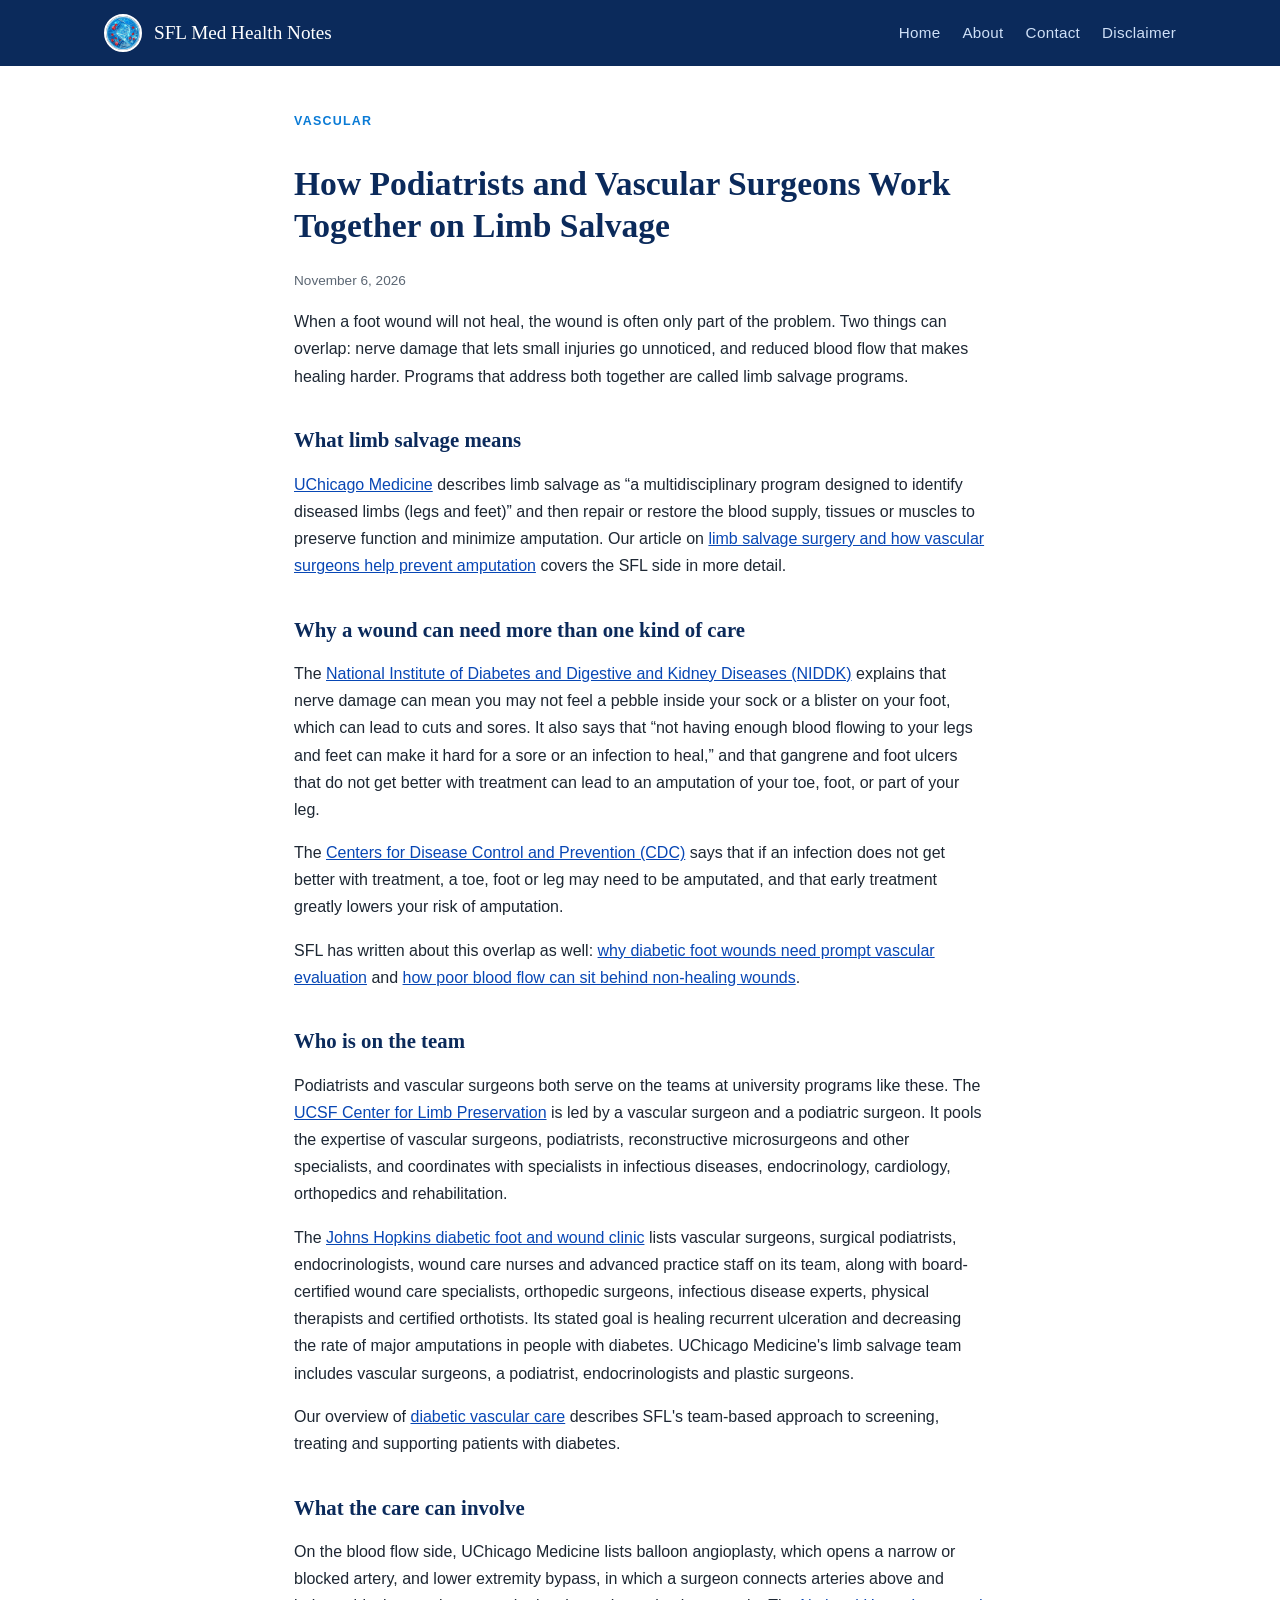
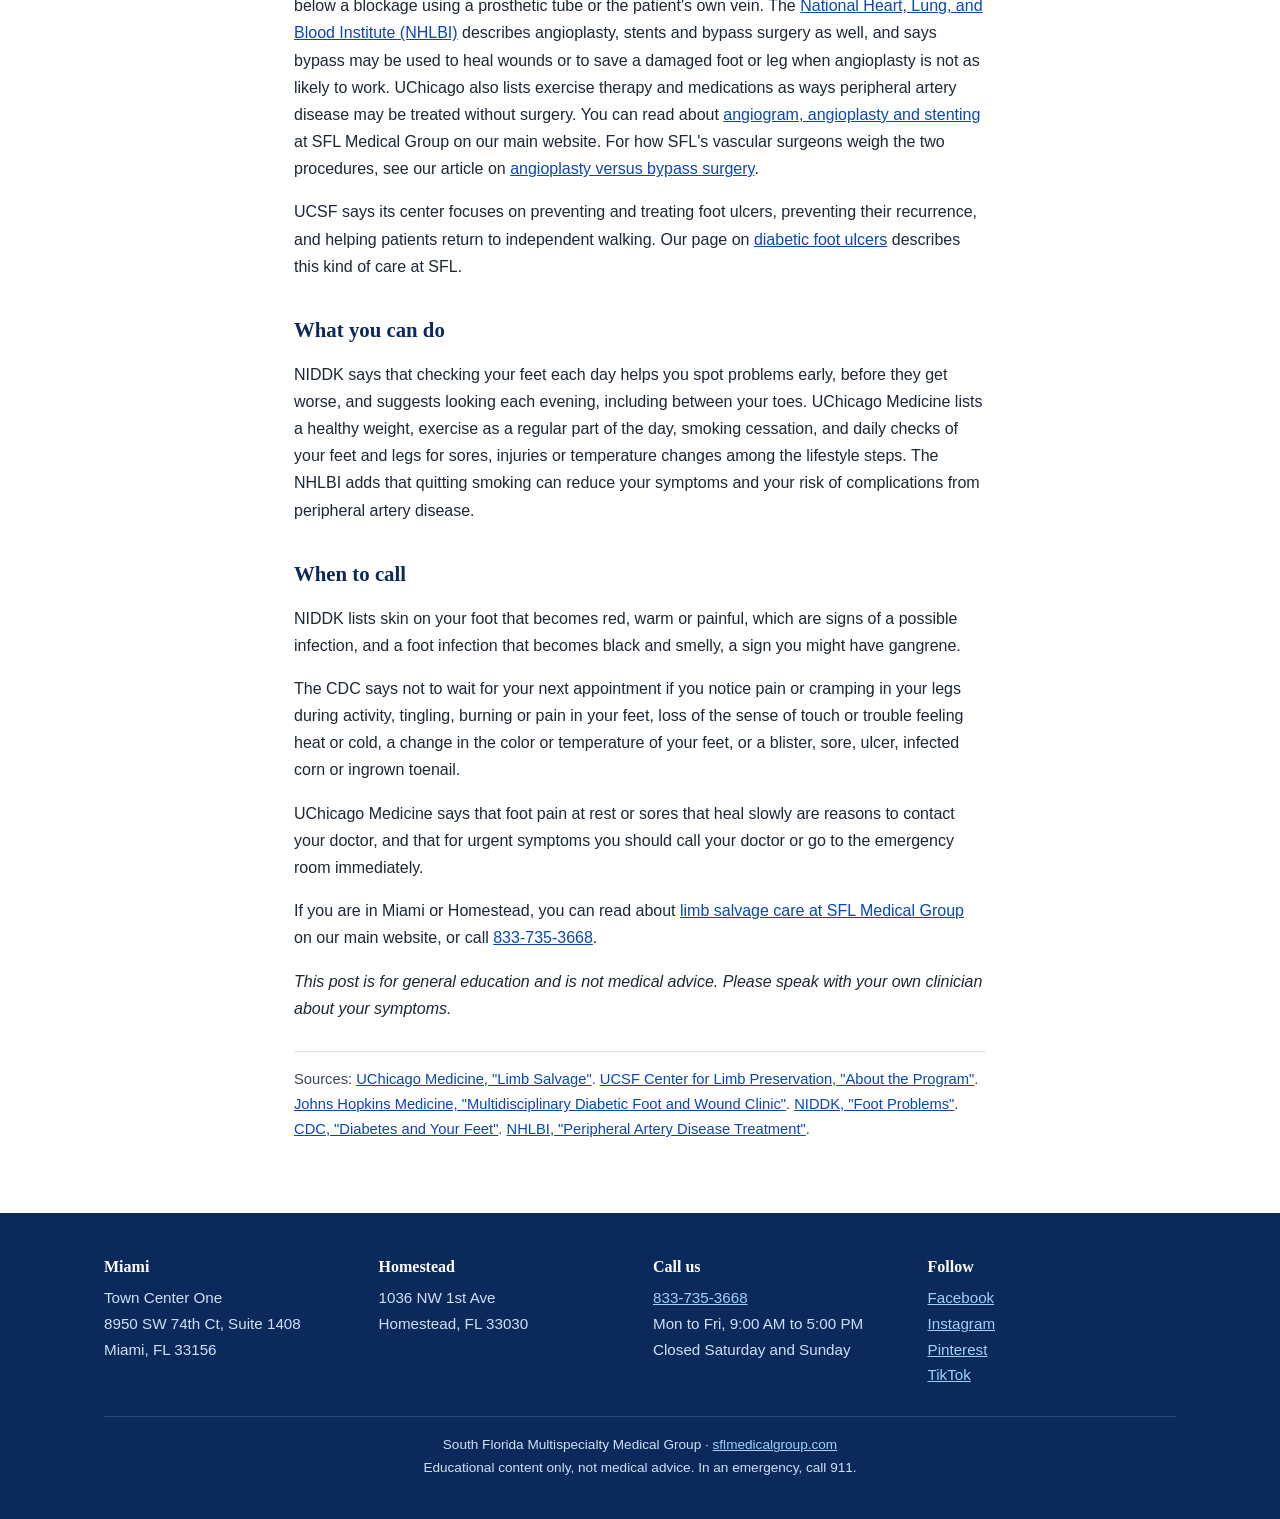
<file: posts/podiatrist-vascular-surgeon-limb-salvage.html>
<!DOCTYPE html>
<html lang="en">
<head>
<meta charset="utf-8">
<meta name="viewport" content="width=device-width, initial-scale=1">
<title>How Podiatrists and Vascular Surgeons Work Together on Limb Salvage | SFL Med Health Notes</title>
<meta name="description" content="A foot wound that will not heal can involve nerve damage and poor blood flow. Here is how university limb salvage programs combine podiatry and vascular surgery.">
<link rel="canonical" href="https://sflmed.github.io/posts/podiatrist-vascular-surgeon-limb-salvage.html">
<link rel="icon" type="image/png" href="https://sflmed.github.io/assets/favicon.png">
<meta property="og:type" content="article">
<meta property="og:title" content="How Podiatrists and Vascular Surgeons Work Together on Limb Salvage | SFL Med Health Notes">
<meta property="og:description" content="A foot wound that will not heal can involve nerve damage and poor blood flow. Here is how university limb salvage programs combine podiatry and vascular surgery.">
<meta property="og:url" content="https://sflmed.github.io/posts/podiatrist-vascular-surgeon-limb-salvage.html">
<meta property="og:image" content="https://sflmed.github.io/assets/emblem.png">
<link rel="stylesheet" href="/assets/style.css">
</head>
<body>
<header class="site"><div class="wrap">
<a class="brand" href="/"><img src="/assets/favicon.png" alt="South Florida Multispecialty Medical Group emblem"><span>SFL Med Health Notes</span></a>
<nav><a href="/">Home</a><a href="/about.html">About</a><a href="/contact.html">Contact</a><a href="/disclaimer.html">Disclaimer</a></nav>
</div></header>
<div class="page"><div class="narrow">
<span class="tag">Vascular</span>
<h1>How Podiatrists and Vascular Surgeons Work Together on Limb Salvage</h1>
<p class="meta"><time datetime="2026-11-06">November 6, 2026</time></p>
<p>When a foot wound will not heal, the wound is often only part of the problem. Two things can overlap: nerve damage that lets small injuries go unnoticed, and reduced blood flow that makes healing harder. Programs that address both together are called limb salvage programs.</p>
<h2>What limb salvage means</h2>
<p><a href="https://www.uchicagomedicine.org/conditions-services/heart-vascular/limb-salvage">UChicago Medicine</a> describes limb salvage as &ldquo;a multidisciplinary program designed to identify diseased limbs (legs and feet)&rdquo; and then repair or restore the blood supply, tissues or muscles to preserve function and minimize amputation. Our article on <a href="https://sflmedicalgroup.com/blog/limb-salvage-surgery-prevent-amputation/">limb salvage surgery and how vascular surgeons help prevent amputation</a> covers the SFL side in more detail.</p>
<h2>Why a wound can need more than one kind of care</h2>
<p>The <a href="https://www.niddk.nih.gov/health-information/diabetes/overview/preventing-problems/foot-problems">National Institute of Diabetes and Digestive and Kidney Diseases (NIDDK)</a> explains that nerve damage can mean you may not feel a pebble inside your sock or a blister on your foot, which can lead to cuts and sores. It also says that &ldquo;not having enough blood flowing to your legs and feet can make it hard for a sore or an infection to heal,&rdquo; and that gangrene and foot ulcers that do not get better with treatment can lead to an amputation of your toe, foot, or part of your leg.</p>
<p>The <a href="https://www.cdc.gov/diabetes/diabetes-complications/diabetes-and-your-feet.html">Centers for Disease Control and Prevention (CDC)</a> says that if an infection does not get better with treatment, a toe, foot or leg may need to be amputated, and that early treatment greatly lowers your risk of amputation.</p>
<p>SFL has written about this overlap as well: <a href="https://sflmedicalgroup.com/blog/diabetic-foot-wound-care-miami/">why diabetic foot wounds need prompt vascular evaluation</a> and <a href="https://sflmedicalgroup.com/blog/non-healing-wounds-vascular-disease/">how poor blood flow can sit behind non-healing wounds</a>.</p>
<h2>Who is on the team</h2>
<p>Podiatrists and vascular surgeons both serve on the teams at university programs like these. The <a href="https://limbpreservation.ucsf.edu/center-limb-preservation-about-us-overview">UCSF Center for Limb Preservation</a> is led by a vascular surgeon and a podiatric surgeon. It pools the expertise of vascular surgeons, podiatrists, reconstructive microsurgeons and other specialists, and coordinates with specialists in infectious diseases, endocrinology, cardiology, orthopedics and rehabilitation.</p>
<p>The <a href="https://www.hopkinsmedicine.org/heart-vascular-institute/vascular-surgery/diabetic-wound-clinic">Johns Hopkins diabetic foot and wound clinic</a> lists vascular surgeons, surgical podiatrists, endocrinologists, wound care nurses and advanced practice staff on its team, along with board-certified wound care specialists, orthopedic surgeons, infectious disease experts, physical therapists and certified orthotists. Its stated goal is healing recurrent ulceration and decreasing the rate of major amputations in people with diabetes. UChicago Medicine's limb salvage team includes vascular surgeons, a podiatrist, endocrinologists and plastic surgeons.</p>
<p>Our overview of <a href="https://sflmedicalgroup.com/blog/diabetic-vascular-care-miami/">diabetic vascular care</a> describes SFL's team-based approach to screening, treating and supporting patients with diabetes.</p>
<h2>What the care can involve</h2>
<p>On the blood flow side, UChicago Medicine lists balloon angioplasty, which opens a narrow or blocked artery, and lower extremity bypass, in which a surgeon connects arteries above and below a blockage using a prosthetic tube or the patient's own vein. The <a href="https://www.nhlbi.nih.gov/health/peripheral-artery-disease/treatment">National Heart, Lung, and Blood Institute (NHLBI)</a> describes angioplasty, stents and bypass surgery as well, and says bypass may be used to heal wounds or to save a damaged foot or leg when angioplasty is not as likely to work. UChicago also lists exercise therapy and medications as ways peripheral artery disease may be treated without surgery. You can read about <a href="https://sflmedicalgroup.com/vascular-surgery/angiogram-angioplasty-stenting/">angiogram, angioplasty and stenting</a> at SFL Medical Group on our main website. For how SFL's vascular surgeons weigh the two procedures, see our article on <a href="https://sflmedicalgroup.com/blog/angioplasty-vs-bypass-surgery-miami/">angioplasty versus bypass surgery</a>.</p>
<p>UCSF says its center focuses on preventing and treating foot ulcers, preventing their recurrence, and helping patients return to independent walking. Our page on <a href="https://sflmedicalgroup.com/podiatry/diabetic-foot-ulcers/">diabetic foot ulcers</a> describes this kind of care at SFL.</p>
<h2>What you can do</h2>
<p>NIDDK says that checking your feet each day helps you spot problems early, before they get worse, and suggests looking each evening, including between your toes. UChicago Medicine lists a healthy weight, exercise as a regular part of the day, smoking cessation, and daily checks of your feet and legs for sores, injuries or temperature changes among the lifestyle steps. The NHLBI adds that quitting smoking can reduce your symptoms and your risk of complications from peripheral artery disease.</p>
<h2>When to call</h2>
<p>NIDDK lists skin on your foot that becomes red, warm or painful, which are signs of a possible infection, and a foot infection that becomes black and smelly, a sign you might have gangrene.</p>
<p>The CDC says not to wait for your next appointment if you notice pain or cramping in your legs during activity, tingling, burning or pain in your feet, loss of the sense of touch or trouble feeling heat or cold, a change in the color or temperature of your feet, or a blister, sore, ulcer, infected corn or ingrown toenail.</p>
<p>UChicago Medicine says that foot pain at rest or sores that heal slowly are reasons to contact your doctor, and that for urgent symptoms you should call your doctor or go to the emergency room immediately.</p>
<p>If you are in Miami or Homestead, you can read about <a href="https://sflmedicalgroup.com/vascular-surgery/limb-salvage/">limb salvage care at SFL Medical Group</a> on our main website, or call <a href="tel:+18337353668">833-735-3668</a>.</p>
<p><em>This post is for general education and is not medical advice. Please speak with your own clinician about your symptoms.</em></p>
<p class="sources">Sources: <a href="https://www.uchicagomedicine.org/conditions-services/heart-vascular/limb-salvage">UChicago Medicine, "Limb Salvage"</a>. <a href="https://limbpreservation.ucsf.edu/center-limb-preservation-about-us-overview">UCSF Center for Limb Preservation, "About the Program"</a>. <a href="https://www.hopkinsmedicine.org/heart-vascular-institute/vascular-surgery/diabetic-wound-clinic">Johns Hopkins Medicine, "Multidisciplinary Diabetic Foot and Wound Clinic"</a>. <a href="https://www.niddk.nih.gov/health-information/diabetes/overview/preventing-problems/foot-problems">NIDDK, "Foot Problems"</a>. <a href="https://www.cdc.gov/diabetes/diabetes-complications/diabetes-and-your-feet.html">CDC, "Diabetes and Your Feet"</a>. <a href="https://www.nhlbi.nih.gov/health/peripheral-artery-disease/treatment">NHLBI, "Peripheral Artery Disease Treatment"</a>.</p>
</div></div>
<footer class="site"><div class="wrap">
<div class="cols">
<div><h3>Miami</h3><p>Town Center One<br>8950 SW 74th Ct, Suite 1408<br>Miami, FL 33156</p></div>
<div><h3>Homestead</h3><p>1036 NW 1st Ave<br>Homestead, FL 33030</p></div>
<div><h3>Call us</h3><p><a href="tel:+18337353668">833-735-3668</a><br>Mon to Fri, 9:00 AM to 5:00 PM<br>Closed Saturday and Sunday</p></div>
<div><h3>Follow</h3><p><a href="https://www.facebook.com/SFLMED/">Facebook</a><br><a href="https://www.instagram.com/sflmedicalgroup/">Instagram</a><br><a href="https://www.pinterest.com/sflmedicalgroup/">Pinterest</a><br><a href="https://www.tiktok.com/@sflmedicalgroup">TikTok</a></p></div>
</div>
<p class="fine">South Florida Multispecialty Medical Group &middot; <a href="https://sflmedicalgroup.com/">sflmedicalgroup.com</a><br>Educational content only, not medical advice. In an emergency, call 911.</p>
</div></footer>
</body>
</html>
</file>
<file: assets/style.css>
*{box-sizing:border-box}
:root{--navy:#0b2a5b;--blue:#0847b5;--sky:#0a7bd6;--paper:#f4f6f9;--ink:#1d2733;--red:#c62828}
body{margin:0;font-family:-apple-system,BlinkMacSystemFont,"Segoe UI",Roboto,Helvetica,Arial,sans-serif;color:var(--ink);line-height:1.7;background:var(--paper)}
a{color:var(--blue)}
h1,h2,h3{font-family:Georgia,"Times New Roman",serif;color:var(--navy);line-height:1.25}
.wrap{max-width:1120px;margin:0 auto;padding:0 24px}
.narrow{max-width:740px;margin:0 auto;padding:0 24px}
header.site{background:var(--navy)}
header.site .wrap{display:flex;flex-wrap:wrap;align-items:center;justify-content:space-between;gap:10px;padding-top:14px;padding-bottom:14px}
.brand{display:flex;align-items:center;gap:12px;color:#fff;text-decoration:none;font-family:Georgia,serif;font-size:1.2rem}
.brand img{width:38px;height:38px;border-radius:50%;border:2px solid #fff}
nav a{color:#cfe0f7;text-decoration:none;margin-left:22px;font-size:.95rem;letter-spacing:.02em}
nav a:hover{color:#fff;text-decoration:underline}
.hero{background:linear-gradient(135deg,#0b2a5b 0%,#0847b5 100%);color:#fff;padding:72px 0 80px}
.hero h1{color:#fff;font-size:2.7rem;max-width:780px;margin:0 0 18px}
.hero p{font-size:1.15rem;max-width:660px;color:#dbe8fa;margin:0 0 26px}
.tag{display:inline-block;font-size:.78rem;font-weight:700;letter-spacing:.1em;text-transform:uppercase;color:var(--sky);margin-bottom:8px}
.hero .tag{color:#9fd0ff}
.chips a{display:inline-block;margin:0 10px 10px 0;padding:8px 18px;border:1px solid #9fd0ff;border-radius:999px;color:#fff;text-decoration:none;font-size:.95rem}
.chips a:hover{background:#fff;color:var(--navy)}
.layout{display:grid;grid-template-columns:minmax(0,2fr) minmax(0,1fr);gap:40px;padding:48px 0 64px}
.layout h2{margin-top:0;font-size:1.5rem;border-bottom:3px solid var(--red);display:inline-block;padding-bottom:4px}
.post-card{background:#fff;border-left:5px solid var(--sky);padding:24px 28px;margin:22px 0;box-shadow:0 1px 3px rgba(11,42,91,.08)}
.post-card h3{margin:2px 0 6px;font-size:1.35rem}
.post-card h3 a{text-decoration:none;color:var(--navy)}
.post-card h3 a:hover{text-decoration:underline}
.meta{font-size:.85rem;color:#5b6673}
.soon{background:#fff;border:1px dashed #b8c4d6;padding:18px 24px;color:#4a5668;font-size:.95rem}
aside .box{background:#fff;padding:22px 24px;margin-bottom:24px;box-shadow:0 1px 3px rgba(11,42,91,.08)}
aside h3{margin:0 0 10px;font-size:1.1rem}
aside ul{list-style:none;padding:0;margin:0}
aside li{padding:6px 0;border-bottom:1px solid #e6ebf2}
aside li:last-child{border:0}
aside p{margin:0 0 8px}
.specialties{display:grid;grid-template-columns:repeat(auto-fit,minmax(220px,1fr));gap:20px;margin-top:20px}
.spec{background:#fff;padding:20px 22px;border-top:4px solid var(--navy)}
.spec h3{margin:0 0 6px;font-size:1.1rem}
.spec p{margin:0;font-size:.95rem}
.page{background:#fff;padding:40px 0 56px}
.page h1{font-size:2.1rem}
.page h2{font-size:1.3rem;margin-top:1.8em}
.sources{font-size:.92rem;color:#3b4654;border-top:1px solid #dfe5ee;margin-top:2em;padding-top:1em}
.facts{background:var(--paper);padding:18px 22px;border-left:4px solid var(--red);margin:24px 0}
footer.site{background:var(--navy);color:#cfe0f7;padding:44px 0 26px}
footer.site h3{color:#fff;font-size:1rem;margin:0 0 8px}
footer.site a{color:#9fd0ff}
.cols{display:grid;grid-template-columns:repeat(auto-fit,minmax(220px,1fr));gap:26px}
.cols p{margin:0;font-size:.95rem}
.fine{border-top:1px solid #29467d;margin-top:28px;padding-top:16px;font-size:.85rem;text-align:center}
@media(max-width:820px){.layout{grid-template-columns:1fr}.hero h1{font-size:2rem}}
</file>
